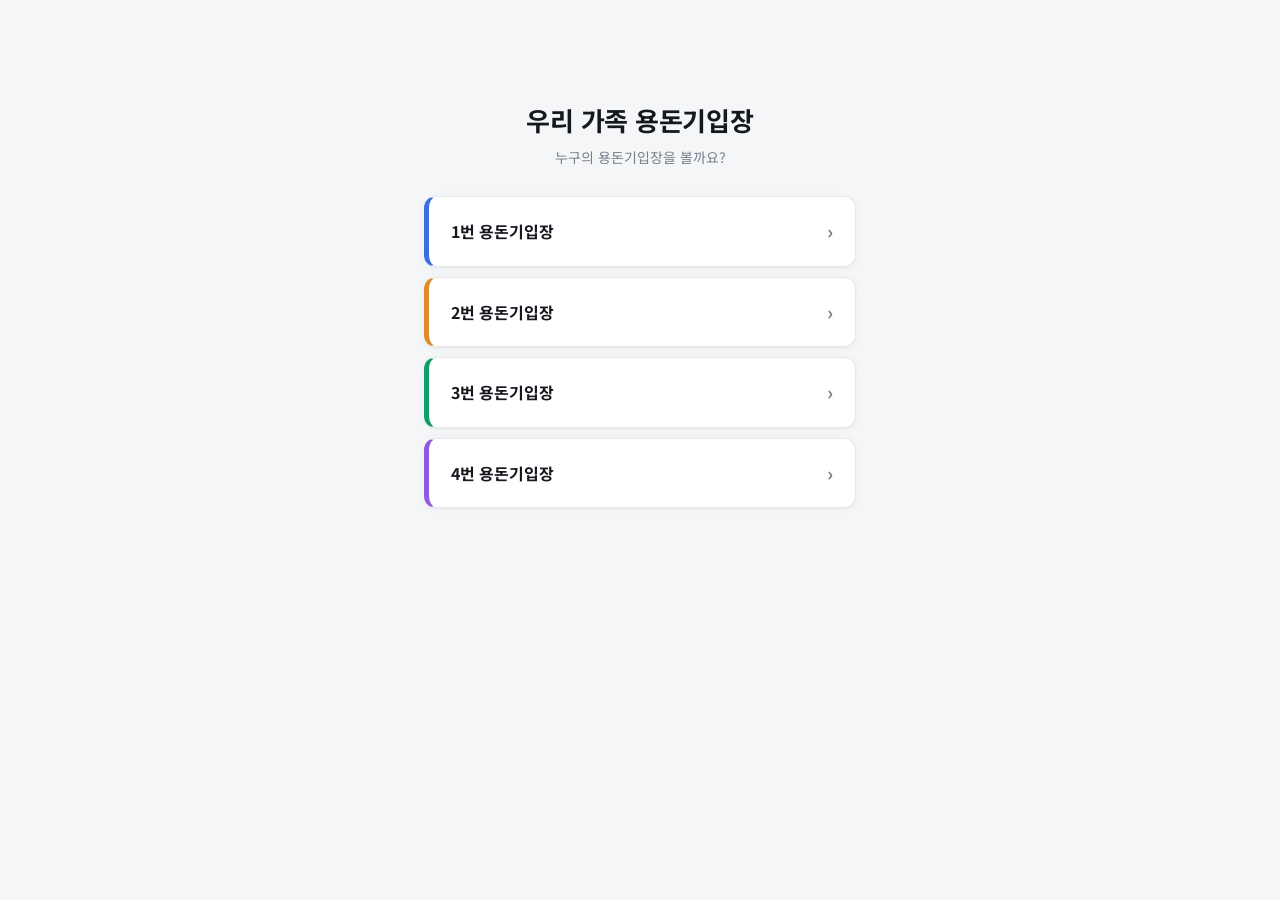
<file: index.html>
<!DOCTYPE html>
<html lang="ko">
<head>
<meta charset="UTF-8" />
<meta name="viewport" content="width=device-width, initial-scale=1.0" />
<title>우리 가족 용돈기입장</title>

<link rel="preconnect" href="https://fonts.googleapis.com">
<link href="https://fonts.googleapis.com/css2?family=Noto+Sans+KR:wght@400;500;700;900&display=swap" rel="stylesheet">

<link rel="stylesheet" href="css/style.css" />

<!-- ===== PWA 설정 ===== -->
<link rel="manifest" href="manifest.webmanifest" />
<meta name="theme-color" content="#16181f" />
<link rel="icon" href="icons/icon-192.png" />
<!-- 아이폰(iOS)에서 홈 화면에 추가했을 때 쓰이는 설정들 -->
<link rel="apple-touch-icon" href="icons/apple-touch-icon.png" />
<meta name="apple-mobile-web-app-capable" content="yes" />
<meta name="apple-mobile-web-app-status-bar-style" content="black-translucent" />
<meta name="apple-mobile-web-app-title" content="용돈기입장" />
</head>
<body>

<div class="wrap wrap-landing">

  <header class="landing-header">
    <h1 class="brand">우리 가족 용돈기입장</h1>
    <p class="landing-sub">누구의 용돈기입장을 볼까요?</p>
  </header>

  <!-- ================= 1~4번 버튼 (세로로 나열) ================= -->
  <!-- 버튼 이름을 바꾸고 싶다면 js/users.js 의 name 값만 수정하세요.
       버튼을 누르면 이 페이지에서 ledger.html(다른 html 파일)로 완전히 이동합니다. -->
  <nav class="user-links" id="userLinks"></nav>

</div>

<script src="js/users.js"></script>
<script src="js/register-sw.js"></script>
<script>
  // USERS 배열(js/users.js)을 기반으로 세로 버튼 목록을 만들고,
  // 각 버튼은 ledger.html?user=번호 로 실제 페이지 이동(링크)을 합니다.
  const nav = document.getElementById("userLinks");

  USERS.forEach((user) => {
    const link = document.createElement("a");
    link.className = "user-link";
    link.dataset.user = user.no;
    link.href = `ledger.html?user=${user.no}`;
    link.innerHTML = `
      <span class="user-link-name">${user.name} 용돈기입장</span>
      <span class="user-link-arrow">›</span>
    `;
    nav.appendChild(link);
  });
</script>
</body>
</html>
</file>
<file: css/style.css>
/* ============================================================
   용돈기입장 스타일시트 — 모바일 우선(mobile-first) 구조

   이 파일의 규칙 순서가 중요합니다.
   1) 위쪽 대부분: "모바일 기준" 기본 스타일입니다. 휴대폰 화면이 이 스타일을
      그대로 씁니다. 즉, 웬만한 디자인 수정은 여기 한 곳만 고치면 됩니다.
   2) 맨 아래 `@media (min-width: 720px) { ... }` 한 블록만 태블릿/PC처럼
      "화면이 넓을 때 추가로 바뀌는 부분"입니다. PC용 디자인을 바꾸고
      싶을 때만 그 블록을 건드리면 되고, 나머지는 신경 쓸 필요 없습니다.

   색상/간격을 바꾸고 싶으면 아래 :root 안의 변수만 수정하면 됩니다.
   ============================================================ */

:root {
  /* 기본 색상 */
  --bg: #f5f6f8;            /* 페이지 배경 */
  --surface: #ffffff;       /* 카드/표 배경 */
  --ink: #16181f;           /* 기본 글자색 */
  --ink-soft: #7a7f8c;      /* 보조 글자색 */
  --border: #e7e8ec;        /* 옅은 구분선 */
  --border-strong: #d7d9e0;

  /* 의미 색상 */
  --income: #0f9d68;        /* 수입 초록 */
  --income-bg: #e6f7ef;
  --expense: #e5484d;       /* 지출 빨강 */
  --expense-bg: #fdeced;
  --locked: #a8adb8;

  /* 1~4번 사용자 탭 색상 (원하는 색으로 자유롭게 변경하세요) */
  --user-1: #3b6fe0;
  --user-2: #e08a2e;
  --user-3: #0f9d68;
  --user-4: #8f5ae0;

  --radius: 12px;
  --radius-sm: 8px;
  --shadow: 0 1px 2px rgba(16, 18, 31, 0.04), 0 1px 8px rgba(16, 18, 31, 0.04);

  /* 모바일에서 손가락으로 누르기 편한 최소 버튼 높이 */
  --tap-min: 40px;
}

* { box-sizing: border-box; }

html { -webkit-text-size-adjust: 100%; }

body {
  margin: 0;
  background: var(--bg);
  color: var(--ink);
  font-family: "Noto Sans KR", -apple-system, BlinkMacSystemFont, "Segoe UI", sans-serif;
  line-height: 1.5;
  font-size: 14px;
  -webkit-font-smoothing: antialiased;
}

.wrap {
  max-width: 980px;
  margin: 0 auto;
  padding: 20px 16px 60px;
}

/* ---------- 헤더 ---------- */
header.top {
  display: flex;
  align-items: baseline;
  justify-content: space-between;
  flex-wrap: wrap;
  gap: 8px;
  margin-bottom: 20px;
}

.brand {
  font-size: 20px;
  font-weight: 700;
  letter-spacing: -0.01em;
  margin: 0;
}

.today-label {
  color: var(--ink-soft);
  font-size: 12.5px;
}

/* ---------- 처음 화면(랜딩 페이지) ---------- */
.wrap-landing {
  max-width: 480px;
  padding-top: 56px;
}

.landing-header {
  text-align: center;
  margin-bottom: 28px;
}

.landing-header .brand {
  font-size: 22px;
  margin: 0 0 8px;
}

.landing-sub {
  color: var(--ink-soft);
  font-size: 13.5px;
  margin: 0;
}

/* 1~4번 버튼을 세로로 나열 (모바일에서 엄지로 누르기 좋은 큼직한 버튼) */
.user-links {
  display: flex;
  flex-direction: column;
  gap: 10px;
}

.user-link {
  display: flex;
  align-items: center;
  justify-content: space-between;
  background: var(--surface);
  border: 1px solid var(--border);
  border-radius: var(--radius);
  padding: 18px 18px;
  text-decoration: none;
  color: var(--ink);
  font-size: 15.5px;
  font-weight: 700;
  box-shadow: var(--shadow);
  transition: transform 0.12s ease, border-color 0.12s ease;
  border-left: 5px solid var(--border-strong);
}
.user-link:active { transform: scale(0.99); }
.user-link[data-user="1"] { border-left-color: var(--user-1); }
.user-link[data-user="2"] { border-left-color: var(--user-2); }
.user-link[data-user="3"] { border-left-color: var(--user-3); }
.user-link[data-user="4"] { border-left-color: var(--user-4); }

.user-link-arrow {
  color: var(--ink-soft);
  font-size: 19px;
}

/* 기입장 페이지 상단의 "처음으로" 링크 */
.back-link {
  display: inline-block;
  color: var(--ink-soft);
  text-decoration: none;
  font-size: 13px;
  font-weight: 500;
  margin-bottom: 12px;
  padding: 4px 0; /* 터치 영역을 살짝 넓혀줌 */
}

/* ---------- 상단 요약 카드 ---------- */
/* 모바일 기본값: 세로로 쌓임 (좁은 화면에서 숫자가 눌리지 않게) */
.summary {
  display: grid;
  grid-template-columns: 1fr;
  gap: 8px;
  margin-bottom: 20px;
}

.summary .card {
  background: var(--surface);
  border: 1px solid var(--border);
  border-radius: var(--radius);
  padding: 14px 16px;
  box-shadow: var(--shadow);
  display: flex;
  align-items: center;
  justify-content: space-between;
}

.summary .card .label {
  font-size: 13px;
  color: var(--ink-soft);
  font-weight: 500;
}

.summary .card .value {
  font-size: 19px;
  font-weight: 700;
  letter-spacing: -0.01em;
  font-variant-numeric: tabular-nums;
}

.summary .card.income .value { color: var(--income); }
.summary .card.expense .value { color: var(--expense); }
.summary .card.balance {
  background: var(--ink);
  border-color: var(--ink);
}
.summary .card.balance .label { color: rgba(255, 255, 255, 0.6); }
.summary .card.balance .value { color: #fff; font-size: 21px; }

/* ---------- 월 탭 (4개월: 이전전달/이전달/이번달/다음달) ---------- */
.month-tabs {
  display: flex;
  gap: 4px;
  margin-bottom: 10px;
  background: #eceef2;
  padding: 4px;
  border-radius: var(--radius-sm);
}

.month-tab {
  flex: 1;
  text-align: center;
  padding: 9px 4px;
  min-height: var(--tap-min);
  border: none;
  background: transparent;
  color: var(--ink-soft);
  border-radius: 7px;
  cursor: pointer;
  font-size: 12.5px;
  font-weight: 500;
  transition: background 0.15s ease, color 0.15s ease;
}

.month-tab[data-active="true"] {
  background: var(--surface);
  color: var(--ink);
  font-weight: 700;
  box-shadow: var(--shadow);
}

.month-tab .lock {
  font-size: 10px;
  color: var(--locked);
  display: block;
  margin-top: 1px;
  font-weight: 400;
}

/* ---------- 표(엑셀처럼 입력하기 쉬운 표) ---------- */
/* 모바일에서는 표를 억지로 구겨넣지 않고, 옆으로 스크롤하게 둡니다.
   (칸을 억지로 줄이면 숫자/글자가 겹치거나 읽기 힘들어져서, 스크롤이
    실제로 훨씬 "엑셀처럼" 쓰기 편합니다) */
.table-panel {
  background: var(--surface);
  border: 1px solid var(--border);
  border-radius: var(--radius);
  overflow-x: auto;
  -webkit-overflow-scrolling: touch;
  box-shadow: var(--shadow);
}

table.ledger {
  width: 100%;
  min-width: 640px; /* 이 너비 아래로는 안 눌리고 옆으로 스크롤됨 */
  border-collapse: collapse;
  font-size: 13px;
}

table.ledger th {
  background: #fafafb;
  text-align: left;
  padding: 11px 12px;
  font-size: 12px;
  font-weight: 500;
  color: var(--ink-soft);
  border-bottom: 1px solid var(--border);
  white-space: nowrap;
  position: sticky;
  top: 0;
}

table.ledger td {
  padding: 9px 12px;
  border-bottom: 1px solid var(--border);
  vertical-align: middle;
}

table.ledger tbody tr:hover { background: #fafafb; }
table.ledger tbody tr:last-child td { border-bottom: none; }

.tag {
  display: inline-block;
  padding: 3px 10px;
  border-radius: 999px;
  font-size: 12px;
  font-weight: 700;
  white-space: nowrap;
}
.tag.income { background: var(--income-bg); color: var(--income); }
.tag.expense { background: var(--expense-bg); color: var(--expense); }

.amount-cell { text-align: right; font-variant-numeric: tabular-nums; font-weight: 700; white-space: nowrap; }
.amount-cell.income { color: var(--income); }
.amount-cell.expense { color: var(--expense); }

.row-actions {
  text-align: right;
  white-space: nowrap;
}
.row-actions button {
  border: none;
  background: none;
  cursor: pointer;
  font-size: 12.5px;
  font-weight: 500;
  padding: 8px 10px; /* 손가락으로 누르기 좋게 여유 있게 */
  color: var(--ink-soft);
  border-radius: 6px;
}
.row-actions button:active { color: var(--ink); background: #f0f1f4; }
.row-actions .danger:active { color: var(--expense); background: var(--expense-bg); }

/* ---------- 새 항목 입력 줄 / 수정 중인 줄 ---------- */
tr.new-row td, tr.edit-row td { background: #fbfbfc; }

tr.new-row select,
tr.new-row input,
.edit-row select,
.edit-row input {
  width: 100%;
  min-height: var(--tap-min); /* 손가락으로 누르기 좋은 높이 */
  padding: 8px 9px;
  border: 1px solid var(--border-strong);
  border-radius: 7px;
  /* 16px 미만이면 아이폰 사파리가 입력칸을 탭할 때마다 화면을 확대해버려서
     16px로 고정했습니다. 이 값은 그대로 두는 걸 권장해요. */
  font-size: 16px;
  font-family: inherit;
  background: #fff;
  color: var(--ink);
}
tr.new-row select:focus,
tr.new-row input:focus,
.edit-row select:focus,
.edit-row input:focus {
  outline: none;
  border-color: var(--ink);
}

.amount-input-wrap {
  position: relative;
  display: flex;
  align-items: center;
}
.amount-input-wrap input {
  text-align: right;
  padding-right: 32px;
}
.amount-input-wrap .won-suffix {
  position: absolute;
  right: 10px;
  font-size: 13px;
  color: var(--ink-soft);
  pointer-events: none;
}

.btn {
  border: none;
  border-radius: 7px;
  padding: 10px 18px;
  min-height: var(--tap-min);
  font-size: 13.5px;
  font-weight: 700;
  cursor: pointer;
}
.btn.primary { background: var(--ink); color: #fff; }
.btn.primary:active { opacity: 0.85; }

/* ---------- 잠긴(수정 불가) 월 안내 ---------- */
.locked-banner {
  padding: 11px 14px;
  background: #fafafb;
  color: var(--ink-soft);
  font-size: 12.5px;
  font-weight: 500;
  border-bottom: 1px solid var(--border);
}

.empty-state {
  padding: 40px 18px;
  text-align: center;
  color: var(--ink-soft);
  font-size: 13.5px;
}

/* ============================================================
   여기부터 딱 한 블록: 화면이 넓을 때(태블릿/PC, 720px 이상)만
   추가로 적용되는 스타일입니다. PC용 디자인을 바꾸고 싶다면
   이 블록 안의 값만 수정하면 됩니다. 나머지는 전부 모바일 스타일이
   그대로 이어받아 쓰입니다.
   ============================================================ */
@media (min-width: 720px) {
  .wrap { padding: 40px 24px 100px; }
  .wrap-landing { padding-top: 100px; }

  .brand { font-size: 24px; }
  .landing-header .brand { font-size: 26px; }
  .landing-sub { font-size: 14px; }

  header.top { margin-bottom: 28px; }
  .today-label { font-size: 13px; }

  .user-link { padding: 20px 22px; font-size: 16px; }
  .user-link:hover { transform: translateY(-1px); border-color: var(--border-strong); }

  /* 요약 카드는 넓은 화면에서만 가로 3칸으로 */
  .summary { grid-template-columns: repeat(3, 1fr); gap: 12px; margin-bottom: 28px; }
  .summary .card { display: block; padding: 18px 20px; }
  .summary .card .label { margin-bottom: 8px; }
  .summary .card .value { font-size: 24px; }
  .summary .card.balance .value { font-size: 26px; }

  .month-tab { font-size: 13.5px; padding: 9px 6px; }
  .month-tab:hover { color: var(--ink); }
  .month-tab .lock { font-size: 10.5px; }

  table.ledger { font-size: 13.5px; }
  table.ledger th, table.ledger td { padding: 12px 14px; }

  .row-actions button:hover { color: var(--ink); background: #f0f1f4; }
  .row-actions .danger:hover { color: var(--expense); background: var(--expense-bg); }

  .btn.primary:hover { opacity: 0.85; }
}
</file>
